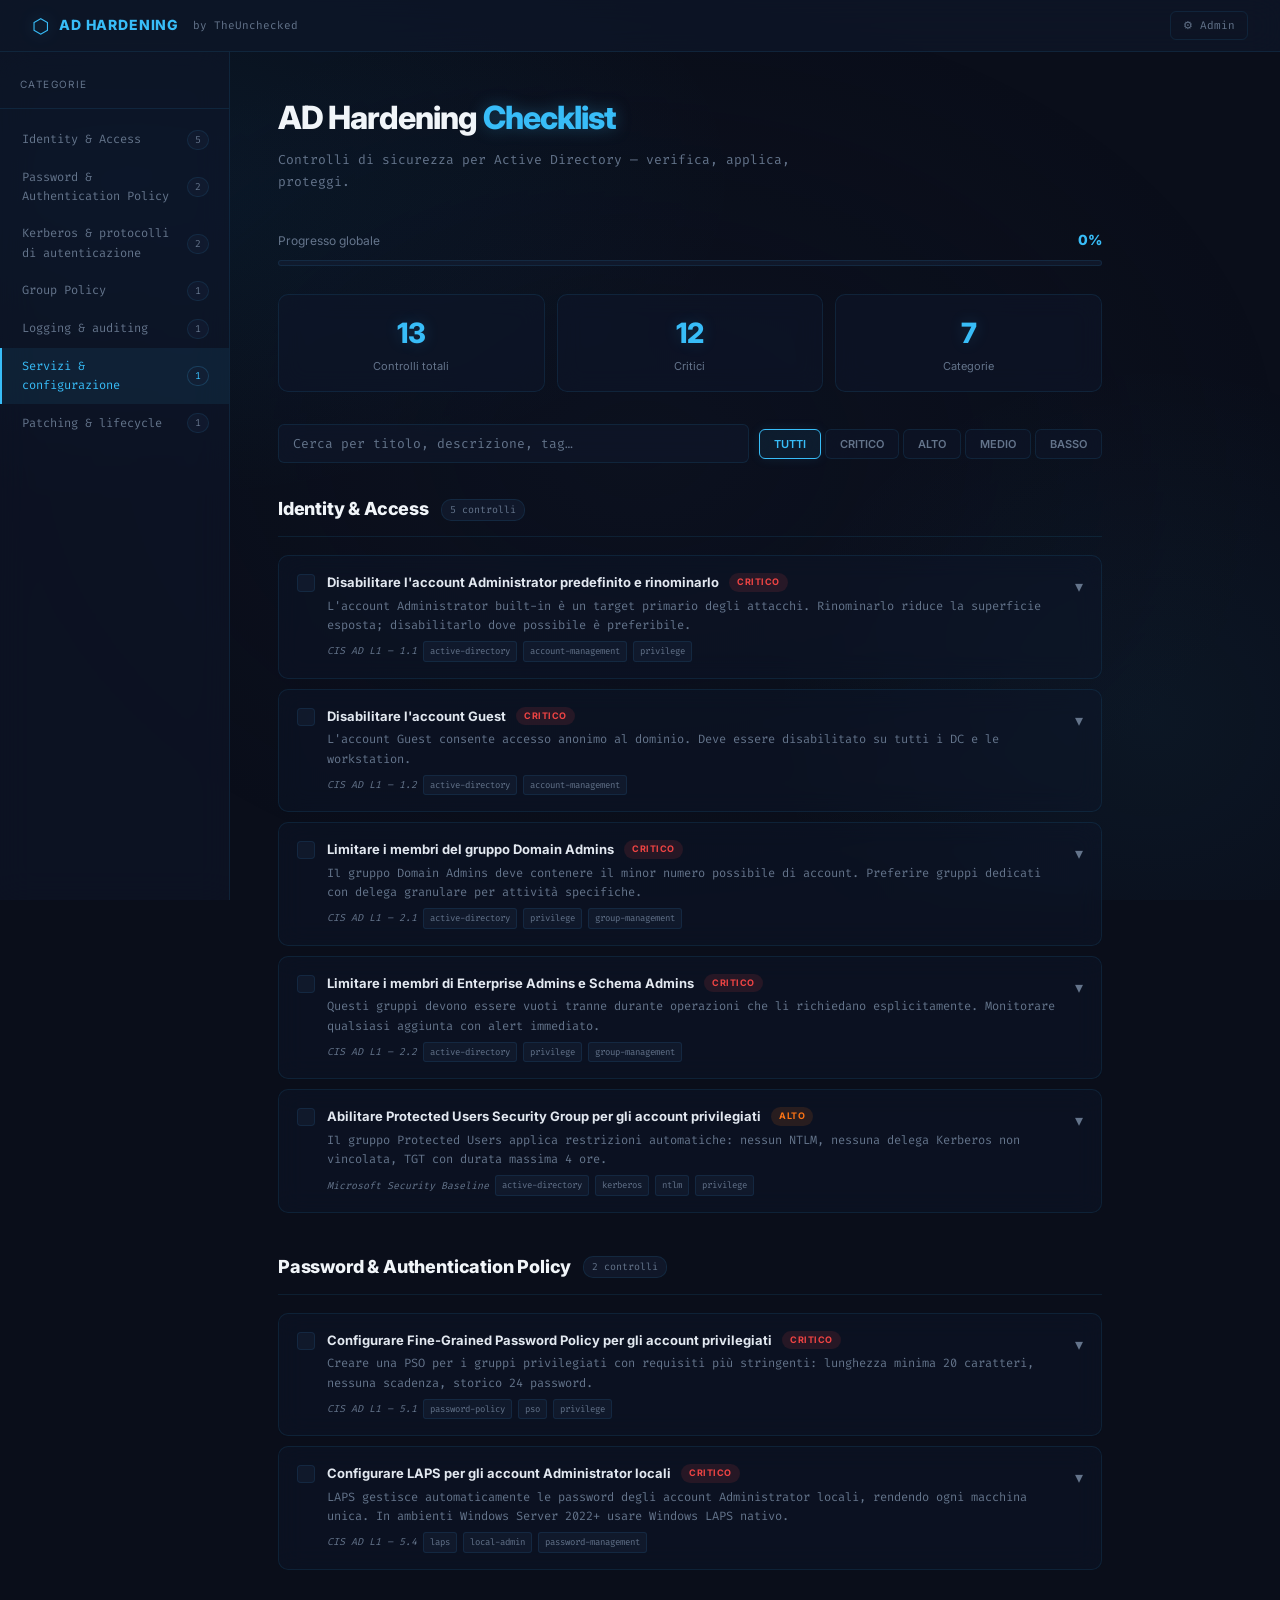
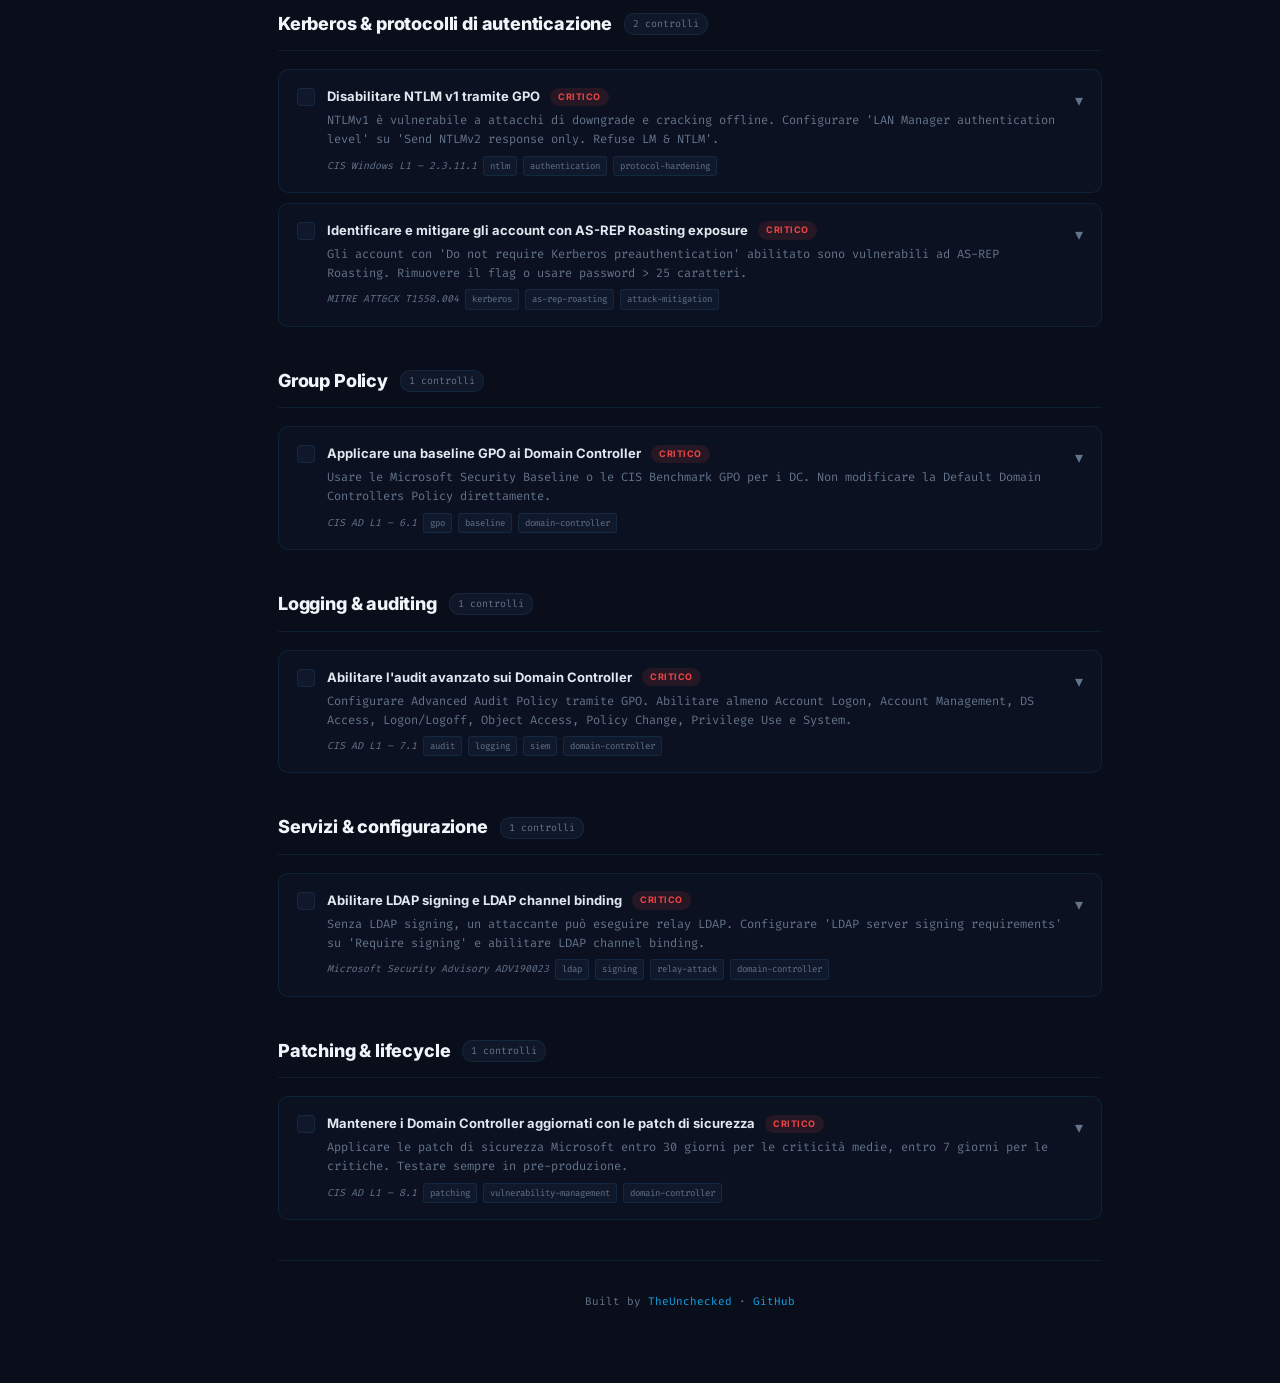
<file: index.html>
<!DOCTYPE html>
<html lang="it">
<head>
  <meta charset="UTF-8" />
  <meta name="viewport" content="width=device-width, initial-scale=1.0" />
  <title>AD Hardening — TheUnchecked</title>
  <link rel="preconnect" href="https://fonts.googleapis.com" />
  <link rel="preconnect" href="https://fonts.gstatic.com" crossorigin />
  <link href="https://fonts.googleapis.com/css2?family=Fira+Code:wght@400;600;700&family=Inter:wght@400;600;700;800&display=swap" rel="stylesheet" />
  <style>
    /* ══════════════════════════════════════════
       FROST OPS — AD Hardening Checklist
       Design: deep navy + glassmorphism + cyan
    ══════════════════════════════════════════ */
    :root {
      --bg:#0a0e1a;--glass:rgba(15,23,42,.55);--glass2:rgba(15,23,42,.7);
      --glass3:rgba(20,30,52,.6);--glass-card:rgba(15,23,42,.45);
      --border:rgba(56,189,248,.1);--border-hover:rgba(56,189,248,.25);
      --border-strong:rgba(56,189,248,.35);
      --accent:#38bdf8;--accent-dim:#0ea5e9;
      --accent-glow:rgba(56,189,248,.15);--accent-glow2:rgba(56,189,248,.08);
      --text:#cbd5e1;--text-bright:#e2e8f0;--text-muted:#64748b;--white:#f1f5f9;
      --critical:#ef4444;--high:#f97316;--medium:#eab308;--low:#22c55e;
      --mono:'Fira Code',monospace;--sans:'Inter',sans-serif;
      --radius:10px;--radius-sm:6px;--blur:blur(16px);--blur-sm:blur(12px);
    }
    *,*::before,*::after{box-sizing:border-box;margin:0;padding:0}
    html{scroll-behavior:smooth}
    body{background:var(--bg);color:var(--text);font-family:var(--mono);font-size:14px;line-height:1.6;min-height:100vh;overflow-x:hidden}

    /* ── BG MESH ── */
    body::before{content:'';position:fixed;inset:0;z-index:0;pointer-events:none;
      background:radial-gradient(ellipse 80% 60% at 10% 20%,rgba(14,165,233,.07) 0%,transparent 60%),
        radial-gradient(ellipse 60% 80% at 90% 80%,rgba(56,189,248,.05) 0%,transparent 50%),
        radial-gradient(ellipse 50% 50% at 50% 50%,rgba(15,23,42,.3) 0%,transparent 100%);
      animation:meshDrift 25s ease-in-out infinite alternate}
    @keyframes meshDrift{0%{opacity:1;transform:scale(1) translate(0,0)}50%{opacity:.85;transform:scale(1.05) translate(-1%,2%)}100%{opacity:1;transform:scale(1) translate(1%,-1%)}}

    /* ── SCROLLBAR ── */
    ::-webkit-scrollbar{width:6px}::-webkit-scrollbar-track{background:transparent}
    ::-webkit-scrollbar-thumb{background:rgba(56,189,248,.2);border-radius:3px}
    ::-webkit-scrollbar-thumb:hover{background:rgba(56,189,248,.35)}

    /* ── TOP BAR ── */
    .topbar{position:fixed;top:0;left:0;right:0;z-index:100;
      background:var(--glass2);backdrop-filter:var(--blur);-webkit-backdrop-filter:var(--blur);
      border-bottom:1px solid var(--border);padding:0 32px;height:52px;
      display:flex;align-items:center;justify-content:space-between}
    .topbar-logo{display:flex;align-items:center;gap:10px}
    .topbar-logo span:first-child{font-size:20px;color:var(--accent);filter:drop-shadow(0 0 8px rgba(56,189,248,.4))}
    .topbar-logo span:nth-child(2){font-family:var(--sans);font-weight:800;font-size:14px;color:var(--accent);text-transform:uppercase;letter-spacing:.06em}
    .topbar-logo span:nth-child(3){font-size:11px;color:var(--text-muted);margin-left:4px}
    .topbar-right{display:flex;align-items:center;gap:14px}
    .topbar-link{font-size:11px;color:var(--text-muted);text-decoration:none;border:1px solid var(--border);
      padding:5px 12px;border-radius:var(--radius-sm);transition:all .2s ease}
    .topbar-link:hover{color:var(--accent);border-color:var(--accent-dim)}

    /* ── LAYOUT ── */
    .layout{display:grid;grid-template-columns:230px 1fr;min-height:100vh;padding-top:52px;position:relative;z-index:1}

    /* ── SIDEBAR ── */
    .sidebar{background:var(--glass);backdrop-filter:var(--blur);-webkit-backdrop-filter:var(--blur);
      border-right:1px solid var(--border);padding:24px 0;position:sticky;top:52px;height:calc(100vh - 52px);overflow-y:auto}
    .sidebar-title{padding:0 20px 16px;font-family:var(--sans);font-size:10px;letter-spacing:.14em;
      text-transform:uppercase;color:var(--text-muted);border-bottom:1px solid var(--border);margin-bottom:12px}
    .sidebar a{display:flex;align-items:center;justify-content:space-between;
      padding:9px 20px;font-size:12px;color:var(--text-muted);text-decoration:none;
      border-left:2px solid transparent;transition:all .2s ease}
    .sidebar a:hover,.sidebar a.active{color:var(--accent);border-left-color:var(--accent);background:var(--accent-glow2)}
    .sidebar .cat-count{font-size:10px;background:var(--glass3);border:1px solid var(--border);
      padding:1px 7px;border-radius:10px;color:var(--text-muted);min-width:22px;text-align:center}
    .sidebar a.active .cat-count{color:var(--accent);border-color:rgba(56,189,248,.2)}

    /* ── MAIN ── */
    .main-content{padding:40px 48px;max-width:920px}

    /* ── HERO ── */
    .hero{margin-bottom:36px}
    .hero-title{font-family:var(--sans);font-size:32px;font-weight:800;color:var(--white);letter-spacing:-.03em;margin-bottom:6px}
    .hero-title span{color:var(--accent);filter:drop-shadow(0 0 8px rgba(56,189,248,.3))}
    .hero-sub{font-size:13px;color:var(--text-muted);margin-bottom:24px;max-width:560px;line-height:1.7}

    /* ── PROGRESS ── */
    .progress-wrap{margin-bottom:28px}
    .progress-info{display:flex;justify-content:space-between;align-items:center;margin-bottom:8px}
    .progress-label{font-family:var(--sans);font-size:12px;color:var(--text-muted)}
    .progress-pct{font-family:var(--sans);font-size:14px;font-weight:800;color:var(--accent)}
    .progress-bar{height:6px;background:var(--glass3);border-radius:3px;overflow:hidden;border:1px solid var(--border)}
    .progress-fill{height:100%;background:linear-gradient(90deg,var(--accent-dim),var(--accent));
      border-radius:3px;transition:width .4s ease;box-shadow:0 0 12px rgba(56,189,248,.3)}

    /* ── STATS ── */
    .stats-row{display:grid;grid-template-columns:repeat(3,1fr);gap:12px;margin-bottom:32px}
    .stat-card{background:var(--glass);backdrop-filter:var(--blur-sm);border:1px solid var(--border);
      border-radius:var(--radius);padding:16px;text-align:center;transition:border-color .2s}
    .stat-card:hover{border-color:var(--border-hover)}
    .stat-num{font-family:var(--sans);font-size:28px;font-weight:800;color:var(--accent);text-shadow:0 0 16px rgba(56,189,248,.2)}
    .stat-label{font-family:var(--sans);font-size:11px;color:var(--text-muted);margin-top:2px}

    /* ── FILTER BAR ── */
    .filter-bar{display:flex;flex-wrap:wrap;gap:10px;align-items:center;margin-bottom:32px}
    .search-input{flex:1;min-width:200px;background:var(--glass2);backdrop-filter:var(--blur-sm);
      border:1px solid var(--border);color:var(--text-bright);font-family:var(--mono);font-size:13px;
      padding:10px 14px;border-radius:var(--radius-sm);outline:none;transition:all .2s}
    .search-input:focus{border-color:var(--accent-dim);box-shadow:0 0 0 3px rgba(56,189,248,.12)}
    .search-input::placeholder{color:var(--text-muted)}
    .sev-filters{display:flex;gap:4px}
    .sev-btn{background:var(--glass);backdrop-filter:var(--blur-sm);border:1px solid var(--border);
      color:var(--text-muted);font-family:var(--sans);font-size:11px;font-weight:600;
      padding:7px 14px;border-radius:var(--radius-sm);cursor:pointer;transition:all .2s;text-transform:uppercase}
    .sev-btn:hover{border-color:var(--border-hover);color:var(--text)}
    .sev-btn.active{color:var(--accent);border-color:var(--accent);background:var(--accent-glow2);
      box-shadow:0 0 12px rgba(56,189,248,.1)}
    .sev-btn[data-sev="critical"].active{color:var(--critical);border-color:var(--critical);
      background:rgba(239,68,68,.08);box-shadow:0 0 12px rgba(239,68,68,.1)}
    .sev-btn[data-sev="high"].active{color:var(--high);border-color:var(--high);
      background:rgba(249,115,22,.08);box-shadow:0 0 12px rgba(249,115,22,.1)}
    .sev-btn[data-sev="medium"].active{color:var(--medium);border-color:var(--medium);
      background:rgba(234,179,8,.08);box-shadow:0 0 12px rgba(234,179,8,.1)}
    .sev-btn[data-sev="low"].active{color:var(--low);border-color:var(--low);
      background:rgba(34,197,94,.08);box-shadow:0 0 12px rgba(34,197,94,.1)}

    /* ── CATEGORY SECTIONS ── */
    .cat-section{margin-bottom:40px}
    .cat-heading{display:flex;align-items:center;gap:12px;margin-bottom:18px;padding-bottom:12px;border-bottom:1px solid var(--border)}
    .cat-name{font-family:var(--sans);font-size:18px;font-weight:800;color:var(--white);letter-spacing:-.01em}
    .cat-badge{font-size:10px;background:var(--glass3);border:1px solid var(--border);
      color:var(--text-muted);padding:2px 8px;border-radius:10px}

    /* ── ITEM CARDS ── */
    .item-card{background:var(--glass-card);backdrop-filter:var(--blur-sm);-webkit-backdrop-filter:var(--blur-sm);
      border:1px solid var(--border);border-radius:var(--radius);margin-bottom:10px;
      transition:all .2s ease;overflow:hidden}
    .item-card:hover{border-color:var(--border-hover);transform:translateY(-1px);
      box-shadow:0 4px 20px rgba(0,0,0,.2)}
    .item-card.checked{opacity:.55}
    .item-card.checked .item-title{text-decoration:line-through;color:var(--text-muted)}
    .item-header{display:flex;align-items:flex-start;gap:12px;padding:16px 18px;cursor:pointer;user-select:none}
    .item-check{flex-shrink:0;width:18px;height:18px;border:1px solid var(--border);border-radius:4px;
      background:var(--glass3);cursor:pointer;display:flex;align-items:center;justify-content:center;
      transition:all .2s;margin-top:2px;position:relative}
    .item-check:hover{border-color:var(--accent-dim)}
    .item-check.done{background:var(--accent);border-color:var(--accent)}
    .item-check.done::after{content:'✓';font-size:12px;color:#0a0e1a;font-weight:700}
    .item-body{flex:1;min-width:0}
    .item-title-row{display:flex;align-items:center;gap:10px;margin-bottom:4px;flex-wrap:wrap}
    .item-title{font-family:var(--sans);font-size:13px;font-weight:700;color:var(--text-bright);transition:color .2s}
    .badge{font-family:var(--sans);font-size:9px;font-weight:700;padding:2px 8px;border-radius:20px;text-transform:uppercase;letter-spacing:.06em;flex-shrink:0}
    .badge-critical{background:rgba(239,68,68,.12);color:var(--critical)}
    .badge-high{background:rgba(249,115,22,.12);color:var(--high)}
    .badge-medium{background:rgba(234,179,8,.12);color:var(--medium)}
    .badge-low{background:rgba(34,197,94,.12);color:var(--low)}
    .item-desc{font-size:12px;color:var(--text-muted);line-height:1.6;margin-bottom:6px}
    .item-meta{display:flex;flex-wrap:wrap;align-items:center;gap:6px}
    .item-ref{font-size:10px;color:var(--text-muted);font-style:italic}
    .tag{font-size:9px;background:var(--glass3);border:1px solid var(--border);
      color:var(--text-muted);padding:2px 6px;border-radius:3px}
    .item-expand{font-size:16px;color:var(--text-muted);flex-shrink:0;transition:transform .2s;margin-top:2px}
    .item-card.open .item-expand{transform:rotate(180deg);color:var(--accent)}

    /* ── DETAIL PANEL ── */
    .item-detail{max-height:0;overflow:hidden;transition:max-height .35s ease}
    .item-card.open .item-detail{max-height:2000px}
    .detail-inner{padding:0 18px 18px;border-top:1px solid var(--border);margin-top:0;padding-top:16px}
    .detail-section{margin-bottom:16px}
    .detail-section:last-child{margin-bottom:0}
    .detail-label{font-family:var(--sans);font-size:10px;font-weight:700;letter-spacing:.12em;
      text-transform:uppercase;color:var(--accent-dim);margin-bottom:8px}
    .code-block{position:relative;background:rgba(10,14,26,.6);border:1px solid var(--border);
      border-radius:var(--radius-sm);padding:14px 16px;margin-top:4px}
    .code-block pre{font-family:var(--mono);font-size:12px;line-height:1.7;color:var(--accent);
      white-space:pre-wrap;word-break:break-all}
    .code-copy{position:absolute;top:8px;right:8px;background:var(--glass3);border:1px solid var(--border);
      color:var(--text-muted);font-family:var(--mono);font-size:10px;padding:3px 8px;border-radius:4px;
      cursor:pointer;transition:all .2s}
    .code-copy:hover{color:var(--accent);border-color:var(--accent-dim)}
    .code-copy.copied{color:var(--accent);border-color:var(--accent)}
    .guid-text{font-size:12px;color:var(--text-muted);line-height:1.7}
    .guid-steps{list-style:none;display:flex;flex-direction:column;gap:4px}
    .guid-steps li{font-size:12px;color:var(--text-muted)}
    .related-tags{display:flex;flex-wrap:wrap;gap:6px}
    .related-tag{font-size:10px;color:var(--accent-dim);border:1px solid rgba(56,189,248,.15);
      padding:2px 8px;border-radius:4px;cursor:pointer;transition:all .2s}
    .related-tag:hover{border-color:var(--accent);color:var(--accent)}

    /* ── NO RESULTS ── */
    .no-results{text-align:center;padding:60px 20px;color:var(--text-muted);font-size:14px;display:none}
    .no-results span{font-size:32px;display:block;margin-bottom:12px}

    /* ── FOOTER ── */
    .footer{text-align:center;padding:32px 20px;font-size:11px;color:var(--text-muted);border-top:1px solid var(--border)}
    .footer a{color:var(--accent-dim);text-decoration:none;transition:color .2s}
    .footer a:hover{color:var(--accent)}

    /* ── RESPONSIVE ── */
    @media(max-width:768px){
      .layout{grid-template-columns:1fr}
      .sidebar{display:none}
      .main-content{padding:24px 16px}
      .stats-row{grid-template-columns:1fr 1fr}
      .topbar{padding:0 16px}
      .filter-bar{flex-direction:column}
      .sev-filters{flex-wrap:wrap}
    }
  </style>
</head>
<body>

<!-- TOP BAR -->
<header class="topbar">
  <div class="topbar-logo">
    <span>⬡</span>
    <span>AD Hardening</span>
    <span>by TheUnchecked</span>
  </div>
  <div class="topbar-right">
    <a href="admin.html" class="topbar-link">⚙ Admin</a>
  </div>
</header>

<div class="layout">

  <!-- SIDEBAR -->
  <nav class="sidebar" id="sidebar">
    <div class="sidebar-title">Categorie</div>
    <div id="sidebar-links"></div>
  </nav>

  <!-- MAIN -->
  <div class="main-content">

    <!-- HERO -->
    <div class="hero">
      <h1 class="hero-title">AD Hardening <span>Checklist</span></h1>
      <p class="hero-sub">Controlli di sicurezza per Active Directory — verifica, applica, proteggi.</p>
    </div>

    <!-- PROGRESS -->
    <div class="progress-wrap">
      <div class="progress-info">
        <span class="progress-label">Progresso globale</span>
        <span class="progress-pct" id="progress-pct">0%</span>
      </div>
      <div class="progress-bar">
        <div class="progress-fill" id="progress-fill" style="width:0%"></div>
      </div>
    </div>

    <!-- STATS -->
    <div class="stats-row">
      <div class="stat-card">
        <div class="stat-num" id="stat-total">0</div>
        <div class="stat-label">Controlli totali</div>
      </div>
      <div class="stat-card">
        <div class="stat-num" id="stat-critical">0</div>
        <div class="stat-label">Critici</div>
      </div>
      <div class="stat-card">
        <div class="stat-num" id="stat-cats">0</div>
        <div class="stat-label">Categorie</div>
      </div>
    </div>

    <!-- FILTER BAR -->
    <div class="filter-bar">
      <input type="text" class="search-input" id="search-input" placeholder="Cerca per titolo, descrizione, tag…" />
      <div class="sev-filters">
        <button class="sev-btn active" data-sev="all">Tutti</button>
        <button class="sev-btn" data-sev="critical">Critico</button>
        <button class="sev-btn" data-sev="high">Alto</button>
        <button class="sev-btn" data-sev="medium">Medio</button>
        <button class="sev-btn" data-sev="low">Basso</button>
      </div>
    </div>

    <!-- CHECKLIST CONTAINER -->
    <div id="checklist"></div>

    <!-- NO RESULTS -->
    <div class="no-results" id="no-results">
      <span>🔍</span>
      Nessun controllo trovato con i filtri attuali.
    </div>

    <!-- FOOTER -->
    <div class="footer">
      Built by <a href="https://github.com/TheUnchecked" target="_blank">TheUnchecked</a> · <a href="https://github.com/TheUnchecked/ad-hardening" target="_blank">GitHub</a>
    </div>

  </div>
</div>

<script>
/* ══════════════════════════════════════════
   AD HARDENING — FROST OPS JS
══════════════════════════════════════════ */

let DATA = null;
let currentSev = 'all';
let currentSearch = '';

/* ── LOAD JSON ── */
fetch('data/checklist.json')
  .then(r => r.json())
  .then(data => { DATA = data; init(); })
  .catch(err => {
    document.getElementById('checklist').innerHTML =
      '<div class="no-results" style="display:block"><span>⚠</span>Errore nel caricamento di checklist.json<br><small>' + err.message + '</small></div>';
  });

function escHtml(s) { return (s||'').replace(/&/g,'&amp;').replace(/</g,'&lt;').replace(/>/g,'&gt;'); }

function init() {
  renderSidebar();
  renderChecklist();
  updateStats();
  updateProgress();
  setupFilters();
  setupScrollSpy();
}

/* ── SIDEBAR ── */
function renderSidebar() {
  const el = document.getElementById('sidebar-links');
  el.innerHTML = DATA.categories.map(cat =>
    `<a href="#cat-${cat.id}" data-cat="${cat.id}">
      <span>${cat.name}</span>
      <span class="cat-count">${cat.items.length}</span>
    </a>`
  ).join('');
  el.querySelectorAll('a').forEach(a => {
    a.addEventListener('click', e => {
      e.preventDefault();
      const target = document.getElementById('cat-' + a.dataset.cat);
      if (target) target.scrollIntoView({ behavior: 'smooth', block: 'start' });
    });
  });
}

/* ── RENDER CHECKLIST ── */
function renderChecklist() {
  const container = document.getElementById('checklist');
  container.innerHTML = '';

  let visibleTotal = 0;

  DATA.categories.forEach(cat => {
    const filtered = cat.items.filter(item => {
      const matchSev = currentSev === 'all' || item.severity === currentSev;
      if (!matchSev) return false;
      if (!currentSearch) return true;
      const q = currentSearch.toLowerCase();
      const haystack = [item.title, item.description, item.ref, ...(item.tags||[])].join(' ').toLowerCase();
      return haystack.includes(q);
    });

    if (filtered.length === 0) return;
    visibleTotal += filtered.length;

    const section = document.createElement('div');
    section.className = 'cat-section';
    section.id = 'cat-' + cat.id;

    section.innerHTML = `
      <div class="cat-heading">
        <span class="cat-name">${escHtml(cat.name)}</span>
        <span class="cat-badge">${filtered.length} controlli</span>
      </div>
    `;

    filtered.forEach(item => {
      const isChecked = localStorage.getItem('adh-checked-' + item.id) === '1';
      const card = document.createElement('div');
      card.className = 'item-card' + (isChecked ? ' checked' : '');
      card.dataset.id = item.id;

      const tags = (item.tags||[]).map(t => `<span class="tag">${escHtml(t)}</span>`).join('');
      const ref = item.ref ? `<span class="item-ref">${escHtml(item.ref)}</span>` : '';

      let detailHtml = '';

      /* Command quick */
      if (item.command_quick) {
        detailHtml += `
          <div class="detail-section">
            <div class="detail-label">⚡ Comando rapido</div>
            <div class="code-block">
              <button class="code-copy" onclick="copyCode(this)">Copia</button>
              <pre>${escHtml(item.command_quick)}</pre>
            </div>
          </div>`;
      }

      /* Command full */
      if (item.command_full) {
        detailHtml += `
          <div class="detail-section">
            <div class="detail-label">📋 Comando completo</div>
            <div class="code-block">
              <button class="code-copy" onclick="copyCode(this)">Copia</button>
              <pre>${escHtml(item.command_full)}</pre>
            </div>
          </div>`;
      }

      /* Guidance */
      if (item.guidance) {
        const g = item.guidance;
        if (g.exposure) {
          detailHtml += `<div class="detail-section"><div class="detail-label">☠ Real-World Exposure</div><p class="guid-text">${escHtml(g.exposure)}</p></div>`;
        }
        if (g.execution && g.execution.length) {
          detailHtml += `<div class="detail-section"><div class="detail-label">⚙ Practical Execution</div><ul class="guid-steps">${g.execution.map((s,i)=>`<li>${i+1}. ${escHtml(s)}</li>`).join('')}</ul></div>`;
        }
        if (g.verification) {
          detailHtml += `<div class="detail-section"><div class="detail-label">✔ Verification</div><div class="code-block"><button class="code-copy" onclick="copyCode(this)">Copia</button><pre>${escHtml(g.verification)}</pre></div></div>`;
        }
        if (g.considerations) {
          detailHtml += `<div class="detail-section"><div class="detail-label">⚠ Considerations</div><p class="guid-text">${escHtml(g.considerations)}</p></div>`;
        }
        if (g.signals) {
          detailHtml += `<div class="detail-section"><div class="detail-label">◎ Operational Signals</div><div class="code-block"><button class="code-copy" onclick="copyCode(this)">Copia</button><pre>${escHtml(g.signals)}</pre></div></div>`;
        }
        if (g.related && g.related.length) {
          detailHtml += `<div class="detail-section"><div class="detail-label">⇢ Related Items</div><div class="related-tags">${g.related.map(r=>`<span class="related-tag" onclick="jumpToItem('${r}')">${r}</span>`).join('')}</div></div>`;
        }
      }

      card.innerHTML = `
        <div class="item-header">
          <div class="item-check ${isChecked?'done':''}" onclick="toggleCheck(event,'${item.id}')"></div>
          <div class="item-body" onclick="toggleCard(this.closest('.item-card'))">
            <div class="item-title-row">
              <span class="item-title">${escHtml(item.title)}</span>
              <span class="badge badge-${item.severity}">${({critical:'Critico',high:'Alto',medium:'Medio',low:'Basso'})[item.severity]||item.severity}</span>
            </div>
            <div class="item-desc">${escHtml(item.description)}</div>
            <div class="item-meta">${ref}${tags}</div>
          </div>
          <div class="item-expand" onclick="toggleCard(this.closest('.item-card'))">▾</div>
        </div>
        ${detailHtml ? `<div class="item-detail"><div class="detail-inner">${detailHtml}</div></div>` : ''}
      `;

      section.appendChild(card);
    });

    container.appendChild(section);
  });

  document.getElementById('no-results').style.display = visibleTotal === 0 ? 'block' : 'none';
}

/* ── TOGGLE CARD ── */
function toggleCard(card) {
  card.classList.toggle('open');
}

/* ── TOGGLE CHECK ── */
function toggleCheck(e, id) {
  e.stopPropagation();
  const card = e.target.closest('.item-card');
  const check = card.querySelector('.item-check');
  const done = !check.classList.contains('done');
  check.classList.toggle('done', done);
  card.classList.toggle('checked', done);
  localStorage.setItem('adh-checked-' + id, done ? '1' : '0');
  updateProgress();
}

/* ── COPY CODE ── */
function copyCode(btn) {
  const pre = btn.parentElement.querySelector('pre');
  navigator.clipboard.writeText(pre.textContent).then(() => {
    btn.textContent = '✓'; btn.classList.add('copied');
    setTimeout(() => { btn.textContent = 'Copia'; btn.classList.remove('copied'); }, 2000);
  });
}

/* ── JUMP TO ITEM ── */
function jumpToItem(id) {
  const card = document.querySelector(`.item-card[data-id="${id}"]`);
  if (card) {
    card.scrollIntoView({ behavior: 'smooth', block: 'center' });
    card.style.borderColor = 'var(--accent)';
    setTimeout(() => card.style.borderColor = '', 1500);
  }
}

/* ── STATS ── */
function updateStats() {
  let total = 0, crit = 0;
  DATA.categories.forEach(c => {
    c.items.forEach(i => { total++; if (i.severity === 'critical') crit++; });
  });
  document.getElementById('stat-total').textContent = total;
  document.getElementById('stat-critical').textContent = crit;
  document.getElementById('stat-cats').textContent = DATA.categories.length;
}

/* ── PROGRESS ── */
function updateProgress() {
  let total = 0, checked = 0;
  DATA.categories.forEach(c => c.items.forEach(i => {
    total++;
    if (localStorage.getItem('adh-checked-' + i.id) === '1') checked++;
  }));
  const pct = total ? Math.round((checked / total) * 100) : 0;
  document.getElementById('progress-pct').textContent = pct + '%';
  document.getElementById('progress-fill').style.width = pct + '%';
}

/* ── FILTERS ── */
function setupFilters() {
  /* severity buttons */
  document.querySelectorAll('.sev-btn').forEach(btn => {
    btn.addEventListener('click', () => {
      document.querySelectorAll('.sev-btn').forEach(b => b.classList.remove('active'));
      btn.classList.add('active');
      currentSev = btn.dataset.sev;
      renderChecklist();
    });
  });

  /* search */
  let debounce;
  document.getElementById('search-input').addEventListener('input', e => {
    clearTimeout(debounce);
    debounce = setTimeout(() => {
      currentSearch = e.target.value.trim();
      renderChecklist();
    }, 300);
  });
}

/* ── SCROLL SPY ── */
function setupScrollSpy() {
  const observer = new IntersectionObserver(entries => {
    entries.forEach(entry => {
      if (entry.isIntersecting) {
        const id = entry.target.id.replace('cat-', '');
        document.querySelectorAll('#sidebar-links a').forEach(a => {
          a.classList.toggle('active', a.dataset.cat === id);
        });
      }
    });
  }, { rootMargin: '-80px 0px -60% 0px', threshold: 0 });

  setTimeout(() => {
    document.querySelectorAll('.cat-section').forEach(s => observer.observe(s));
  }, 100);
}
</script>
</body>
</html>
</file>
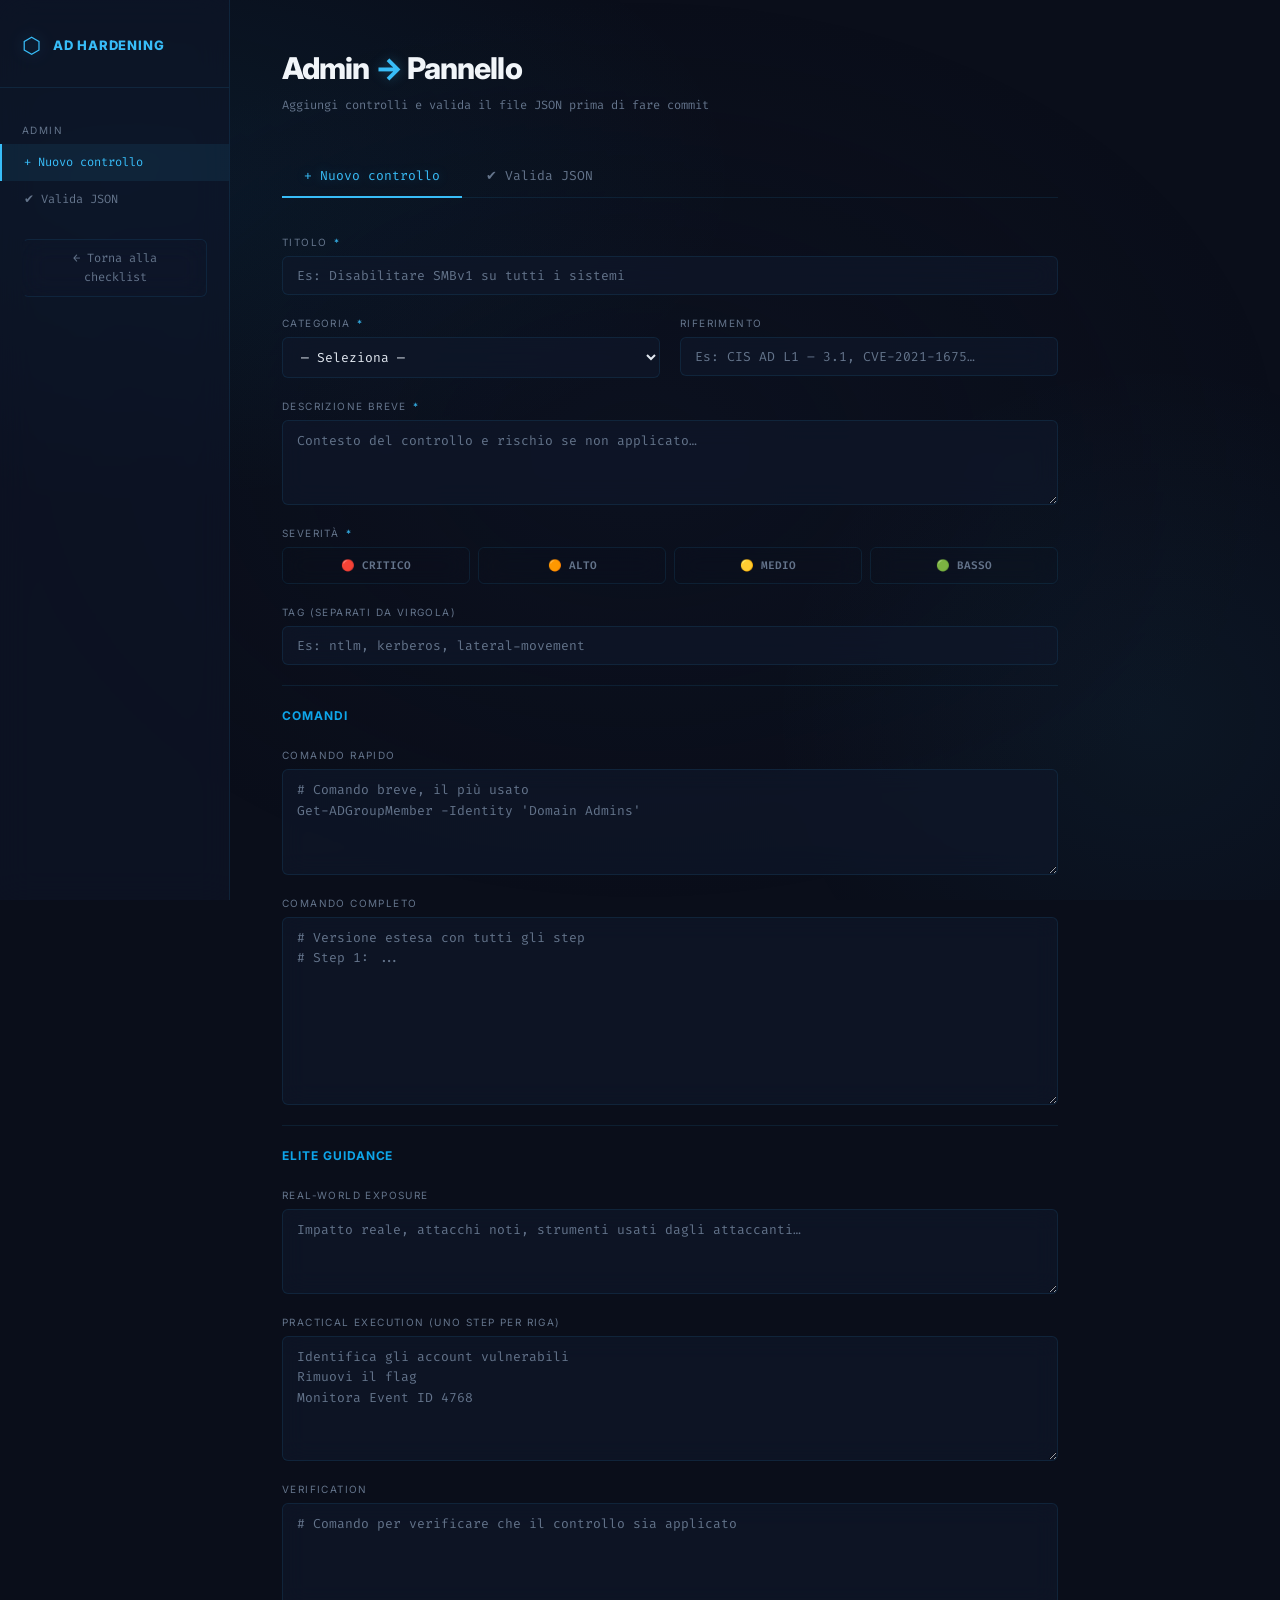
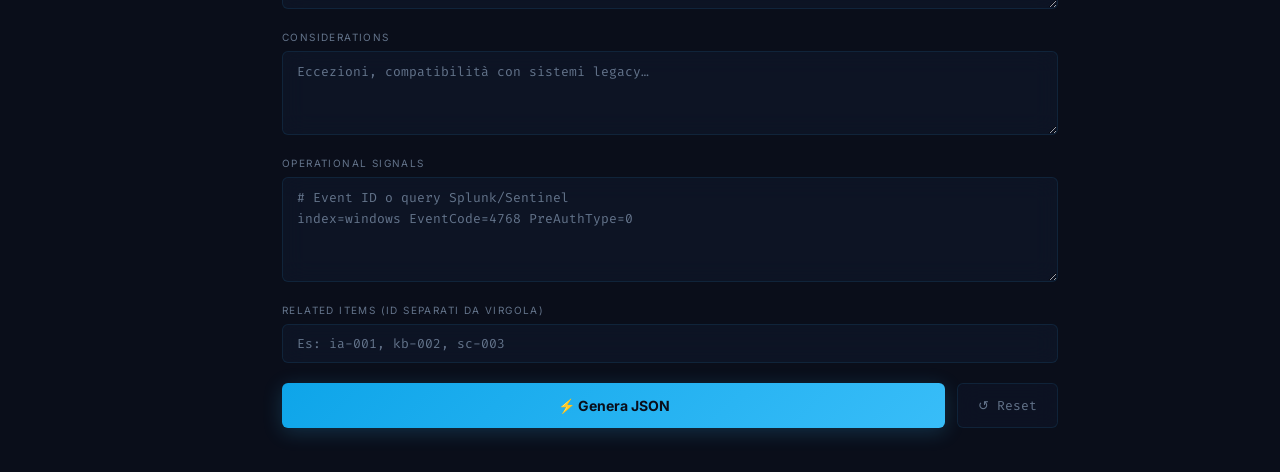
<file: admin.html>
<!DOCTYPE html>
<html lang="it">
<head>
  <meta charset="UTF-8" />
  <meta name="viewport" content="width=device-width, initial-scale=1.0" />
  <title>Admin — AD Hardening</title>
  <link rel="preconnect" href="https://fonts.googleapis.com" />
  <link rel="preconnect" href="https://fonts.gstatic.com" crossorigin />
  <link href="https://fonts.googleapis.com/css2?family=Fira+Code:wght@400;600;700&family=Inter:wght@400;600;700;800&display=swap" rel="stylesheet" />
  <style>
    /* ══════════════════════════════════════════
       FROST OPS — AD Hardening Admin
       Design: deep navy + glassmorphism + cyan
    ══════════════════════════════════════════ */
    :root {
      --bg: #0a0e1a;
      --bg-grad1: #0f1629;
      --bg-grad2: #0a1628;
      --glass: rgba(15, 23, 42, 0.55);
      --glass2: rgba(15, 23, 42, 0.7);
      --glass3: rgba(20, 30, 52, 0.6);
      --border: rgba(56, 189, 248, 0.1);
      --border-hover: rgba(56, 189, 248, 0.25);
      --border-strong: rgba(56, 189, 248, 0.35);
      --accent: #38bdf8;
      --accent-dim: #0ea5e9;
      --accent-glow: rgba(56, 189, 248, 0.15);
      --accent-glow2: rgba(56, 189, 248, 0.08);
      --text: #cbd5e1;
      --text-bright: #e2e8f0;
      --text-muted: #64748b;
      --white: #f1f5f9;
      --critical: #ef4444;
      --high: #f97316;
      --medium: #eab308;
      --low: #22c55e;
      --ok: #22c55e;
      --error: #ef4444;
      --mono: 'Fira Code', monospace;
      --sans: 'Inter', sans-serif;
      --radius: 10px;
      --radius-sm: 6px;
      --blur: blur(16px);
      --blur-sm: blur(12px);
    }

    *, *::before, *::after { box-sizing: border-box; margin: 0; padding: 0 }
    html { scroll-behavior: smooth }

    body {
      background: var(--bg);
      color: var(--text);
      font-family: var(--mono);
      font-size: 14px;
      line-height: 1.6;
      min-height: 100vh;
      overflow-x: hidden;
    }

    /* ── ANIMATED BG MESH ── */
    body::before {
      content: '';
      position: fixed; inset: 0; z-index: 0; pointer-events: none;
      background:
        radial-gradient(ellipse 80% 60% at 10% 20%, rgba(14,165,233,0.07) 0%, transparent 60%),
        radial-gradient(ellipse 60% 80% at 90% 80%, rgba(56,189,248,0.05) 0%, transparent 50%),
        radial-gradient(ellipse 50% 50% at 50% 50%, rgba(15,23,42,0.3) 0%, transparent 100%);
      animation: meshDrift 25s ease-in-out infinite alternate;
    }
    @keyframes meshDrift {
      0%   { opacity: 1; transform: scale(1) translate(0, 0) }
      50%  { opacity: .85; transform: scale(1.05) translate(-1%, 2%) }
      100% { opacity: 1; transform: scale(1) translate(1%, -1%) }
    }

    /* ── SCROLLBAR ── */
    ::-webkit-scrollbar { width: 6px }
    ::-webkit-scrollbar-track { background: transparent }
    ::-webkit-scrollbar-thumb { background: rgba(56,189,248,0.2); border-radius: 3px }
    ::-webkit-scrollbar-thumb:hover { background: rgba(56,189,248,0.35) }

    /* ── LAYOUT ── */
    .layout { display: grid; grid-template-columns: 230px 1fr; min-height: 100vh; position: relative; z-index: 1 }

    /* ── SIDENAV ── */
    .sidenav {
      background: var(--glass);
      backdrop-filter: var(--blur);
      -webkit-backdrop-filter: var(--blur);
      border-right: 1px solid var(--border);
      padding: 28px 0;
      position: sticky; top: 0; height: 100vh;
      overflow-y: auto;
      z-index: 10;
    }
    .sidenav-logo {
      display: flex; align-items: center; gap: 12px;
      padding: 0 22px 24px;
      border-bottom: 1px solid var(--border);
      margin-bottom: 20px;
    }
    .sidenav-logo span:first-child {
      font-size: 22px; color: var(--accent);
      filter: drop-shadow(0 0 8px rgba(56,189,248,0.4));
    }
    .sidenav-logo span:last-child {
      font-family: var(--sans); font-weight: 800; font-size: 13px;
      color: var(--accent); text-transform: uppercase; letter-spacing: .06em;
    }
    .sidenav-section {
      padding: 14px 22px 6px;
      font-family: var(--sans); font-size: 10px; letter-spacing: .14em;
      text-transform: uppercase; color: var(--text-muted);
    }
    .sidenav a {
      display: flex; align-items: center; gap: 8px;
      padding: 9px 22px;
      font-size: 12px; color: var(--text-muted);
      text-decoration: none;
      border-left: 2px solid transparent;
      transition: all .2s ease;
    }
    .sidenav a:hover, .sidenav a.active {
      color: var(--accent);
      border-left-color: var(--accent);
      background: var(--accent-glow2);
    }
    .sidenav-back {
      margin: 20px 22px 0; display: block;
      font-size: 11px; color: var(--text-muted); text-decoration: none;
      border: 1px solid var(--border); padding: 8px 14px;
      border-radius: var(--radius-sm); text-align: center;
      transition: all .2s ease;
      backdrop-filter: var(--blur-sm);
    }
    .sidenav-back:hover {
      color: var(--accent); border-color: var(--accent-dim);
      box-shadow: 0 0 12px rgba(56,189,248,0.1);
    }

    /* ── MAIN ── */
    .main { padding: 44px 52px; max-width: 880px }

    .page-title {
      font-family: var(--sans); font-size: 30px; font-weight: 800;
      color: var(--white); letter-spacing: -.03em; margin-bottom: 4px;
    }
    .page-title span { color: var(--accent); filter: drop-shadow(0 0 6px rgba(56,189,248,0.3)) }
    .page-sub { font-size: 12px; color: var(--text-muted); margin-bottom: 40px }

    /* ── TABS ── */
    .tabs {
      display: flex; gap: 2px; margin-bottom: 36px;
      border-bottom: 1px solid var(--border);
    }
    .tab-btn {
      background: none; border: none;
      border-bottom: 2px solid transparent;
      color: var(--text-muted);
      font-family: var(--mono); font-size: 13px;
      padding: 12px 22px; cursor: pointer;
      transition: all .2s ease; margin-bottom: -1px;
    }
    .tab-btn:hover { color: var(--text-bright) }
    .tab-btn.active {
      color: var(--accent);
      border-bottom-color: var(--accent);
      text-shadow: 0 0 12px rgba(56,189,248,0.3);
    }
    .tab-panel { display: none }
    .tab-panel.active { display: block }

    /* ── FORM ── */
    .form-grid {
      display: grid; grid-template-columns: 1fr 1fr;
      gap: 20px; margin-bottom: 20px;
    }
    .col-full { grid-column: 1 / -1 }
    .form-group { display: flex; flex-direction: column; gap: 6px }
    .form-label {
      font-family: var(--sans); font-size: 10px; letter-spacing: .14em;
      text-transform: uppercase; color: var(--text-muted);
    }
    .form-label .req { color: var(--accent); margin-left: 2px }
    .form-hint { font-size: 10px; color: var(--text-muted); margin-top: 3px }

    input[type=text], textarea, select {
      background: var(--glass2);
      backdrop-filter: var(--blur-sm);
      -webkit-backdrop-filter: var(--blur-sm);
      border: 1px solid var(--border);
      color: var(--text-bright);
      font-family: var(--mono); font-size: 13px;
      padding: 10px 14px;
      border-radius: var(--radius-sm);
      outline: none;
      transition: all .2s ease;
      width: 100%;
    }
    input:focus, textarea:focus, select:focus {
      border-color: var(--accent-dim);
      box-shadow: 0 0 0 3px rgba(56,189,248,0.12), 0 0 20px rgba(56,189,248,0.06);
    }
    input::placeholder, textarea::placeholder { color: var(--text-muted) }
    textarea { resize: vertical; line-height: 1.6 }
    select { cursor: pointer }
    select option { background: #0f172a; color: var(--text) }

    .sep {
      font-family: var(--sans); font-size: 12px; font-weight: 700;
      color: var(--accent-dim); letter-spacing: .08em; text-transform: uppercase;
      border-top: 1px solid var(--border);
      padding-top: 20px; margin-bottom: 2px; grid-column: 1 / -1;
    }

    /* ── SEVERITÀ ── */
    .sev-group { display: grid; grid-template-columns: repeat(4, 1fr); gap: 8px }
    .sev-radio { display: none }
    .sev-label {
      display: flex; align-items: center; justify-content: center;
      padding: 9px 6px;
      border: 1px solid var(--border); border-radius: var(--radius-sm);
      font-size: 11px; font-weight: 600; text-transform: uppercase;
      cursor: pointer; color: var(--text-muted);
      transition: all .2s ease;
      backdrop-filter: var(--blur-sm);
    }
    .sev-label:hover { border-color: var(--border-hover) }
    #sev-critical:checked + .sev-label {
      background: rgba(239,68,68,0.15); border-color: var(--critical);
      color: var(--critical); box-shadow: 0 0 16px rgba(239,68,68,0.15);
    }
    #sev-high:checked + .sev-label {
      background: rgba(249,115,22,0.15); border-color: var(--high);
      color: var(--high); box-shadow: 0 0 16px rgba(249,115,22,0.15);
    }
    #sev-medium:checked + .sev-label {
      background: rgba(234,179,8,0.15); border-color: var(--medium);
      color: var(--medium); box-shadow: 0 0 16px rgba(234,179,8,0.15);
    }
    #sev-low:checked + .sev-label {
      background: rgba(34,197,94,0.15); border-color: var(--low);
      color: var(--low); box-shadow: 0 0 16px rgba(34,197,94,0.15);
    }

    /* ── BOTTONI ── */
    .btn-row { display: flex; gap: 12px; margin-top: 6px }
    .btn-primary {
      flex: 1;
      background: linear-gradient(135deg, var(--accent-dim), var(--accent));
      border: none; color: #0a0e1a;
      font-family: var(--sans); font-weight: 700; font-size: 14px;
      padding: 13px; border-radius: var(--radius-sm); cursor: pointer;
      transition: all .2s ease;
      box-shadow: 0 4px 20px rgba(56,189,248,0.2);
    }
    .btn-primary:hover {
      transform: translateY(-1px);
      box-shadow: 0 6px 28px rgba(56,189,248,0.3);
    }
    .btn-primary:active { transform: translateY(0) }
    .btn-secondary {
      background: var(--glass);
      backdrop-filter: var(--blur-sm);
      border: 1px solid var(--border); color: var(--text-muted);
      font-family: var(--mono); font-size: 13px;
      padding: 13px 20px; border-radius: var(--radius-sm);
      cursor: pointer; transition: all .2s ease;
    }
    .btn-secondary:hover {
      border-color: var(--accent-dim); color: var(--accent);
      box-shadow: 0 0 12px rgba(56,189,248,0.08);
    }

    .err { font-size: 11px; color: var(--critical); display: none }
    .err.show { display: block }

    /* ── OUTPUT JSON ── */
    .output-wrap { display: none; margin-top: 32px }
    .output-wrap.show { display: block }

    .panel {
      background: var(--glass);
      backdrop-filter: var(--blur);
      -webkit-backdrop-filter: var(--blur);
      border: 1px solid var(--border);
      border-radius: var(--radius); overflow: hidden;
      margin-bottom: 18px;
      transition: border-color .2s ease;
    }
    .panel:hover { border-color: var(--border-hover) }
    .panel-hdr {
      display: flex; align-items: center; justify-content: space-between;
      padding: 12px 18px;
      border-bottom: 1px solid var(--border);
      background: var(--glass3);
    }
    .panel-title {
      font-family: var(--sans); font-size: 10px; letter-spacing: .14em;
      text-transform: uppercase; color: var(--text-muted);
    }
    .btn-copy {
      background: none; border: 1px solid var(--border);
      color: var(--text-muted); font-family: var(--mono); font-size: 11px;
      padding: 4px 12px; border-radius: var(--radius-sm);
      cursor: pointer; transition: all .2s ease;
    }
    .btn-copy:hover { border-color: var(--accent-dim); color: var(--accent) }
    .btn-copy.copied {
      border-color: var(--accent); color: var(--accent);
      box-shadow: 0 0 8px rgba(56,189,248,0.15);
    }
    .panel-body { padding: 18px }
    .panel-body pre {
      font-family: var(--mono); font-size: 12px; line-height: 1.8;
      color: var(--text); white-space: pre-wrap; word-break: break-word;
    }

    /* ── ANTEPRIMA CARD ── */
    .preview-card {
      background: var(--glass);
      backdrop-filter: var(--blur);
      -webkit-backdrop-filter: var(--blur);
      border: 1px solid var(--border);
      border-radius: var(--radius); overflow: hidden;
      margin-bottom: 18px;
      transition: border-color .2s ease;
    }
    .preview-card:hover { border-color: var(--border-hover) }
    .preview-card-hdr { padding: 18px 20px; border-bottom: 1px solid var(--border) }
    .preview-card-title {
      font-family: var(--sans); font-size: 14px; font-weight: 700;
      color: var(--white); margin-bottom: 6px;
    }
    .preview-card-desc {
      font-size: 12px; color: var(--text-muted);
      margin-bottom: 12px; line-height: 1.7;
    }
    .preview-card-meta { display: flex; align-items: center; gap: 12px; margin-bottom: 8px }
    .preview-card-tags { display: flex; flex-wrap: wrap; gap: 6px; margin-top: 8px }
    .tag {
      font-size: 10px;
      background: var(--glass3); border: 1px solid var(--border);
      color: var(--text-muted); padding: 3px 8px; border-radius: 4px;
    }
    .badge {
      font-family: var(--sans); font-size: 10px; font-weight: 700;
      padding: 3px 10px; border-radius: 20px;
      text-transform: uppercase; letter-spacing: .06em;
    }
    .badge-critical { background: rgba(239,68,68,0.12); color: var(--critical) }
    .badge-high     { background: rgba(249,115,22,0.12); color: var(--high) }
    .badge-medium   { background: rgba(234,179,8,0.12);  color: var(--medium) }
    .badge-low      { background: rgba(34,197,94,0.12);  color: var(--low) }
    .preview-ref { font-size: 11px; color: var(--text-muted); font-style: italic }
    .preview-cmd {
      border-top: 1px solid var(--border);
      background: var(--glass3); padding: 14px 20px;
    }
    .cmd-label {
      font-family: var(--sans); font-size: 10px; letter-spacing: .12em;
      text-transform: uppercase; color: var(--text-muted); margin-bottom: 8px;
    }
    .cmd-pre {
      font-family: var(--mono); font-size: 12px; line-height: 1.7;
      color: var(--accent); white-space: pre-wrap; word-break: break-all;
    }
    .preview-guid {
      border-top: 1px solid var(--border);
      background: rgba(10,14,26,0.6); padding: 16px 20px;
    }
    .guid-title {
      font-family: var(--sans); font-size: 11px; font-weight: 700;
      letter-spacing: .1em; text-transform: uppercase;
      color: var(--accent-dim); margin-bottom: 8px; margin-top: 14px;
    }
    .guid-title:first-child { margin-top: 0 }
    .guid-text { font-size: 12px; color: var(--text-muted); line-height: 1.7 }
    .guid-steps { list-style: none; display: flex; flex-direction: column; gap: 4px }
    .guid-steps li { font-size: 12px; color: var(--text-muted) }

    /* ── ISTRUZIONI ── */
    .instructions {
      background: var(--glass);
      backdrop-filter: var(--blur-sm);
      border: 1px solid var(--border);
      border-left: 3px solid var(--accent-dim);
      border-radius: var(--radius-sm);
      padding: 16px 20px;
    }
    .instructions p { font-size: 12px; color: var(--text-muted); margin-bottom: 6px }
    .instructions p:last-child { margin-bottom: 0 }
    .instructions strong { color: var(--text-bright) }
    .instructions code {
      background: var(--glass3); padding: 2px 6px;
      border-radius: 3px; font-size: 11px; color: var(--accent);
    }

    /* ── VALIDATORE ── */
    .validator-wrap { display: flex; flex-direction: column; gap: 18px }
    .validator-status {
      display: flex; align-items: center; gap: 12px;
      padding: 14px 18px; border-radius: var(--radius-sm);
      font-family: var(--sans); font-size: 13px; font-weight: 600;
      border: 1px solid var(--border);
      background: var(--glass);
      backdrop-filter: var(--blur-sm);
    }
    .validator-status.ok {
      border-color: var(--ok); color: var(--ok);
      background: rgba(34,197,94,0.06);
      box-shadow: 0 0 16px rgba(34,197,94,0.08);
    }
    .validator-status.error {
      border-color: var(--error); color: var(--error);
      background: rgba(239,68,68,0.06);
      box-shadow: 0 0 16px rgba(239,68,68,0.08);
    }
    .validator-status.idle { color: var(--text-muted) }
    .status-dot {
      width: 8px; height: 8px; border-radius: 50%;
      background: currentColor; flex-shrink: 0;
    }
    .error-detail {
      font-size: 12px; color: var(--critical);
      background: rgba(239,68,68,0.05);
      border: 1px solid rgba(239,68,68,0.15);
      border-radius: var(--radius-sm);
      padding: 12px 16px; font-family: var(--mono);
    }
    .error-detail.hidden { display: none }
    .json-stats { display: grid; grid-template-columns: repeat(3, 1fr); gap: 12px }
    .stat-card {
      background: var(--glass);
      backdrop-filter: var(--blur-sm);
      border: 1px solid var(--border);
      border-radius: var(--radius); padding: 16px 18px;
      text-align: center;
      transition: border-color .2s ease;
    }
    .stat-card:hover { border-color: var(--border-hover) }
    .stat-num {
      font-family: var(--sans); font-size: 32px; font-weight: 800;
      color: var(--accent);
      text-shadow: 0 0 20px rgba(56,189,248,0.25);
    }
    .stat-label {
      font-family: var(--sans); font-size: 11px;
      color: var(--text-muted); margin-top: 4px;
    }
    .json-textarea { min-height: 300px; font-size: 12px; line-height: 1.7 }

    /* ── RESPONSIVE ── */
    @media (max-width: 768px) {
      .layout { grid-template-columns: 1fr }
      .sidenav { display: none }
      .main { padding: 24px 20px }
      .form-grid { grid-template-columns: 1fr }
      .col-full { grid-column: 1 }
      .json-stats { grid-template-columns: 1fr 1fr }
    }
  </style>
</head>
<body>
<div class="layout">

  <!-- SIDENAV -->
  <nav class="sidenav">
    <div class="sidenav-logo">
      <span>⬡</span>
      <span>AD Hardening</span>
    </div>
    <div class="sidenav-section">Admin</div>
    <a href="#tab-form"    class="active" onclick="switchTab('form',this)">+ Nuovo controllo</a>
    <a href="#tab-validator" onclick="switchTab('validator',this)">✔ Valida JSON</a>
    <a href="index.html" class="sidenav-back">← Torna alla checklist</a>
  </nav>

  <!-- MAIN -->
  <div class="main">
    <div class="page-title">Admin <span>→</span> Pannello</div>
    <p class="page-sub">Aggiungi controlli e valida il file JSON prima di fare commit</p>

    <!-- TABS -->
    <div class="tabs">
      <button class="tab-btn active" onclick="switchTab('form',this)">+ Nuovo controllo</button>
      <button class="tab-btn"        onclick="switchTab('validator',this)">✔ Valida JSON</button>
    </div>

    <!-- ══════════════════════════════════════════
         TAB 1 — FORM
    ══════════════════════════════════════════ -->
    <div class="tab-panel active" id="tab-form">

      <div class="form-grid">

        <div class="form-group col-full">
          <label class="form-label">Titolo <span class="req">*</span></label>
          <input type="text" id="f-title" placeholder="Es: Disabilitare SMBv1 su tutti i sistemi" maxlength="120" />
          <span class="err" id="err-title">Campo obbligatorio</span>
        </div>

        <div class="form-group">
          <label class="form-label">Categoria <span class="req">*</span></label>
          <select id="f-category">
            <option value="">— Seleziona —</option>
            <option value="identity-access">Identity & Access</option>
            <option value="password-auth">Password & Authentication Policy</option>
            <option value="kerberos">Kerberos & protocolli di autenticazione</option>
            <option value="group-policy">Group Policy</option>
            <option value="logging-audit">Logging & auditing</option>
            <option value="services-config">Servizi & configurazione</option>
            <option value="patching">Patching & lifecycle</option>
          </select>
          <span class="err" id="err-cat">Campo obbligatorio</span>
        </div>

        <div class="form-group">
          <label class="form-label">Riferimento</label>
          <input type="text" id="f-ref" placeholder="Es: CIS AD L1 – 3.1, CVE-2021-1675…" />
        </div>

        <div class="form-group col-full">
          <label class="form-label">Descrizione breve <span class="req">*</span></label>
          <textarea id="f-desc" rows="3" placeholder="Contesto del controllo e rischio se non applicato…"></textarea>
          <span class="err" id="err-desc">Campo obbligatorio</span>
        </div>

        <div class="form-group col-full">
          <label class="form-label">Severità <span class="req">*</span></label>
          <div class="sev-group">
            <input type="radio" name="severity" id="sev-critical" class="sev-radio" value="critical" />
            <label class="sev-label" for="sev-critical">🔴 Critico</label>
            <input type="radio" name="severity" id="sev-high" class="sev-radio" value="high" />
            <label class="sev-label" for="sev-high">🟠 Alto</label>
            <input type="radio" name="severity" id="sev-medium" class="sev-radio" value="medium" />
            <label class="sev-label" for="sev-medium">🟡 Medio</label>
            <input type="radio" name="severity" id="sev-low" class="sev-radio" value="low" />
            <label class="sev-label" for="sev-low">🟢 Basso</label>
          </div>
          <span class="err" id="err-sev">Seleziona una severità</span>
        </div>

        <div class="form-group col-full">
          <label class="form-label">Tag (separati da virgola)</label>
          <input type="text" id="f-tags" placeholder="Es: ntlm, kerberos, lateral-movement" />
        </div>

        <div class="sep">Comandi</div>

        <div class="form-group col-full">
          <label class="form-label">Comando rapido</label>
          <textarea id="f-cmd-quick" rows="4" placeholder="# Comando breve, il più usato&#10;Get-ADGroupMember -Identity 'Domain Admins'"></textarea>
        </div>

        <div class="form-group col-full">
          <label class="form-label">Comando completo</label>
          <textarea id="f-cmd-full" rows="8" placeholder="# Versione estesa con tutti gli step&#10;# Step 1: ..."></textarea>
        </div>

        <div class="sep">Elite Guidance</div>

        <div class="form-group col-full">
          <label class="form-label">Real-World Exposure</label>
          <textarea id="f-exposure" rows="3" placeholder="Impatto reale, attacchi noti, strumenti usati dagli attaccanti…"></textarea>
        </div>

        <div class="form-group col-full">
          <label class="form-label">Practical Execution (uno step per riga)</label>
          <textarea id="f-execution" rows="5" placeholder="Identifica gli account vulnerabili&#10;Rimuovi il flag&#10;Monitora Event ID 4768"></textarea>
        </div>

        <div class="form-group col-full">
          <label class="form-label">Verification</label>
          <textarea id="f-verification" rows="4" placeholder="# Comando per verificare che il controllo sia applicato"></textarea>
        </div>

        <div class="form-group col-full">
          <label class="form-label">Considerations</label>
          <textarea id="f-considerations" rows="3" placeholder="Eccezioni, compatibilità con sistemi legacy…"></textarea>
        </div>

        <div class="form-group col-full">
          <label class="form-label">Operational Signals</label>
          <textarea id="f-signals" rows="4" placeholder="# Event ID o query Splunk/Sentinel&#10;index=windows EventCode=4768 PreAuthType=0"></textarea>
        </div>

        <div class="form-group col-full">
          <label class="form-label">Related Items (ID separati da virgola)</label>
          <input type="text" id="f-related" placeholder="Es: ia-001, kb-002, sc-003" />
        </div>

      </div>

      <div class="btn-row">
        <button class="btn-primary"   id="btn-generate">⚡ Genera JSON</button>
        <button class="btn-secondary" id="btn-reset">↺ Reset</button>
      </div>

      <!-- OUTPUT -->
      <div class="output-wrap" id="output-wrap">

        <!-- ANTEPRIMA -->
        <div style="margin-top:32px">
          <div class="panel-hdr" style="background:var(--glass3);border:1px solid var(--border);border-radius:var(--radius) var(--radius) 0 0;border-bottom:1px solid var(--border)">
            <span class="panel-title">Anteprima — come appare sul sito</span>
          </div>
          <div class="preview-card" style="border-radius:0 0 var(--radius) var(--radius);margin-bottom:0">
            <div class="preview-card-hdr">
              <div class="preview-card-title" id="prev-title"></div>
              <div class="preview-card-desc"  id="prev-desc"></div>
              <div class="preview-card-meta">
                <span class="badge" id="prev-badge"></span>
                <span class="preview-ref" id="prev-ref"></span>
              </div>
              <div class="preview-card-tags" id="prev-tags"></div>
            </div>
            <div class="preview-cmd" id="prev-cmd" style="display:none">
              <div class="cmd-label">Comando rapido</div>
              <pre class="cmd-pre" id="prev-cmd-pre"></pre>
            </div>
            <div class="preview-guid" id="prev-guid" style="display:none"></div>
          </div>
        </div>

        <!-- JSON -->
        <div class="panel" style="margin-top:18px">
          <div class="panel-hdr">
            <span class="panel-title">JSON da aggiungere a checklist.json</span>
            <button class="btn-copy" id="btn-copy">Copia</button>
          </div>
          <div class="panel-body">
            <pre id="output-pre"></pre>
          </div>
        </div>

        <div class="instructions">
          <p><strong>Come aggiungere il controllo:</strong></p>
          <p>1. Copia il JSON qui sopra.</p>
          <p>2. Apri <code>data/checklist.json</code> su GitHub (icona matita).</p>
          <p>3. Trova la categoria giusta e incolla l'oggetto nell'array <code>"items"</code>, separato da virgola dall'elemento precedente.</p>
          <p>4. Clicca <strong>Commit changes</strong> — il sito si aggiorna in pochi secondi.</p>
          <p>5. Usa la tab <strong>Valida JSON</strong> per verificare che il file sia corretto prima del commit.</p>
        </div>
      </div>
    </div>

    <!-- ══════════════════════════════════════════
         TAB 2 — VALIDATORE
    ══════════════════════════════════════════ -->
    <div class="tab-panel" id="tab-validator">
      <div class="validator-wrap">

        <div class="form-group">
          <label class="form-label">Incolla qui il contenuto di checklist.json</label>
          <textarea class="json-textarea" id="json-input" placeholder='{"categories":[{"id":"identity-access","name":"Identity & Access","items":[...]}]}' spellcheck="false"></textarea>
          <p class="form-hint">Puoi copiare il contenuto direttamente dalla pagina GitHub del file (tasto Raw)</p>
        </div>

        <div class="validator-status idle" id="validator-status">
          <span class="status-dot"></span>
          <span id="validator-msg">In attesa — incolla il JSON e clicca Valida</span>
        </div>

        <div class="error-detail hidden" id="error-detail"></div>

        <div class="json-stats" id="json-stats" style="display:none">
          <div class="stat-card">
            <div class="stat-num" id="stat-cats">0</div>
            <div class="stat-label">Categorie</div>
          </div>
          <div class="stat-card">
            <div class="stat-num" id="stat-items">0</div>
            <div class="stat-label">Controlli totali</div>
          </div>
          <div class="stat-card">
            <div class="stat-num" id="stat-critical">0</div>
            <div class="stat-label">Critici</div>
          </div>
        </div>

        <div class="btn-row">
          <button class="btn-primary"   id="btn-validate">✔ Valida JSON</button>
          <button class="btn-secondary" id="btn-clear-json">↺ Pulisci</button>
        </div>

      </div>
    </div>

  </div>
</div>

<script>
/* ── TABS ── */
function switchTab(id, el) {
  document.querySelectorAll('.tab-panel').forEach(p => p.classList.remove('active'));
  document.querySelectorAll('.tab-btn, .sidenav a[onclick]').forEach(b => b.classList.remove('active'));
  document.getElementById('tab-' + id).classList.add('active');
  if (el) el.classList.add('active');
  const twin = document.querySelector((el.classList.contains('tab-btn') ? '.sidenav' : '.tabs') + ' [onclick*="' + id + '"]');
  if (twin) twin.classList.add('active');
}

/* ── COSTANTI ── */
const CAT_PREFIX = {
  'identity-access':'ia','password-auth':'pa','kerberos':'kb',
  'group-policy':'gp','logging-audit':'la','services-config':'sc','patching':'pt'
};
const SEV_LABELS = {critical:'Critico',high:'Alto',medium:'Medio',low:'Basso'};

function genId(cat) { return (CAT_PREFIX[cat]||'xx') + '-' + String(Date.now()).slice(-3); }
function escHtml(s){ return (s||'').replace(/&/g,'&amp;').replace(/</g,'&lt;').replace(/>/g,'&gt;'); }

/* ── GENERA JSON ── */
document.getElementById('btn-generate').addEventListener('click', () => {
  const title   = document.getElementById('f-title').value.trim();
  const cat     = document.getElementById('f-category').value;
  const desc    = document.getElementById('f-desc').value.trim();
  const sev     = document.querySelector('input[name="severity"]:checked')?.value || '';
  const ref     = document.getElementById('f-ref').value.trim();
  const tagsRaw = document.getElementById('f-tags').value.trim();
  const cmdQ    = document.getElementById('f-cmd-quick').value.trim();
  const cmdF    = document.getElementById('f-cmd-full').value.trim();
  const expos   = document.getElementById('f-exposure').value.trim();
  const execRaw = document.getElementById('f-execution').value.trim();
  const verif   = document.getElementById('f-verification').value.trim();
  const consid  = document.getElementById('f-considerations').value.trim();
  const signals = document.getElementById('f-signals').value.trim();
  const relRaw  = document.getElementById('f-related').value.trim();

  let valid = true;
  const v = (cond, id) => { document.getElementById(id).classList.toggle('show', !cond); if (!cond) valid = false; };
  v(title,'err-title'); v(cat,'err-cat'); v(desc,'err-desc'); v(sev,'err-sev');
  if (!valid) { document.getElementById('err-title').scrollIntoView({behavior:'smooth',block:'center'}); return; }

  const tags    = tagsRaw ? tagsRaw.split(',').map(t=>t.trim()).filter(Boolean) : [];
  const related = relRaw  ? relRaw.split(',').map(t=>t.trim()).filter(Boolean)  : [];
  const exec    = execRaw ? execRaw.split('\n').map(s=>s.trim()).filter(Boolean) : [];

  const guidance = {
    ...(expos   ? {exposure:expos}         : {}),
    ...(exec.length ? {execution:exec}     : {}),
    ...(verif   ? {verification:verif}     : {}),
    ...(consid  ? {considerations:consid}  : {}),
    ...(signals ? {signals}                : {}),
    ...(related.length ? {related}         : {})
  };

  const obj = {
    id: genId(cat), title, description: desc, severity: sev, ref, tags,
    ...(cmdQ ? {command_quick:cmdQ} : {}),
    ...(cmdF ? {command_full:cmdF}  : {}),
    ...(Object.keys(guidance).length ? {guidance} : {})
  };

  const pretty = JSON.stringify(obj, null, 2);
  document.getElementById('output-pre').textContent = pretty;
  document.getElementById('output-wrap').classList.add('show');

  /* ANTEPRIMA */
  document.getElementById('prev-title').textContent = title;
  document.getElementById('prev-desc').textContent  = desc;
  document.getElementById('prev-ref').textContent   = ref;
  const badge = document.getElementById('prev-badge');
  badge.textContent = SEV_LABELS[sev] || sev;
  badge.className   = 'badge badge-' + sev;
  const tagsEl = document.getElementById('prev-tags');
  tagsEl.innerHTML  = tags.map(t=>`<span class="tag">${t}</span>`).join('');

  const cmdEl = document.getElementById('prev-cmd');
  if (cmdQ) {
    document.getElementById('prev-cmd-pre').textContent = cmdQ;
    cmdEl.style.display = '';
  } else { cmdEl.style.display = 'none'; }

  const guidEl = document.getElementById('prev-guid');
  if (Object.keys(guidance).length) {
    let html = '';
    if (guidance.exposure)       html += `<div class="guid-title">☠ Real-World Exposure</div><p class="guid-text">${escHtml(guidance.exposure)}</p>`;
    if (guidance.execution?.length) {
      html += `<div class="guid-title">⚙ Practical Execution</div><ul class="guid-steps">`;
      guidance.execution.forEach((s,i) => html += `<li>${i+1}. ${escHtml(s)}</li>`);
      html += '</ul>';
    }
    if (guidance.verification)   html += `<div class="guid-title">✔ Verification</div><pre class="cmd-pre">${escHtml(guidance.verification)}</pre>`;
    if (guidance.considerations) html += `<div class="guid-title">⚠ Considerations</div><p class="guid-text">${escHtml(guidance.considerations)}</p>`;
    if (guidance.signals)        html += `<div class="guid-title">◎ Operational Signals</div><pre class="cmd-pre">${escHtml(guidance.signals)}</pre>`;
    if (guidance.related?.length) html += `<div class="guid-title">⇢ Related Items</div><div style="display:flex;flex-wrap:wrap;gap:6px">${guidance.related.map(r=>`<span class="tag" style="color:var(--accent-dim);border-color:rgba(56,189,248,.2)">${r}</span>`).join('')}</div>`;
    guidEl.innerHTML    = html;
    guidEl.style.display = '';
  } else { guidEl.style.display = 'none'; }

  document.getElementById('output-wrap').scrollIntoView({behavior:'smooth',block:'start'});

  /* COPIA */
  const btnCopy = document.getElementById('btn-copy');
  btnCopy.textContent = 'Copia'; btnCopy.className = 'btn-copy';
  btnCopy.onclick = () => {
    navigator.clipboard.writeText(pretty).then(() => {
      btnCopy.textContent = '✓ Copiato'; btnCopy.className = 'btn-copy copied';
      setTimeout(() => { btnCopy.textContent = 'Copia'; btnCopy.className = 'btn-copy'; }, 2000);
    });
  };
});

/* ── RESET FORM ── */
document.getElementById('btn-reset').addEventListener('click', () => {
  document.querySelectorAll('#tab-form input[type=text], #tab-form textarea, #tab-form select').forEach(el => el.value = '');
  const checked = document.querySelector('input[name="severity"]:checked');
  if (checked) checked.checked = false;
  document.querySelectorAll('.err').forEach(e => e.classList.remove('show'));
  document.getElementById('output-wrap').classList.remove('show');
});

/* Nascondi errori all'input */
[['f-title','err-title'],['f-category','err-cat'],['f-desc','err-desc']].forEach(([fid,eid]) => {
  document.getElementById(fid).addEventListener('input', () => document.getElementById(eid).classList.remove('show'));
  document.getElementById(fid).addEventListener('change', () => document.getElementById(eid).classList.remove('show'));
});
document.querySelectorAll('input[name="severity"]').forEach(r =>
  r.addEventListener('change', () => document.getElementById('err-sev').classList.remove('show')));

/* ── VALIDATORE ── */
document.getElementById('btn-validate').addEventListener('click', () => {
  const raw    = document.getElementById('json-input').value.trim();
  const status = document.getElementById('validator-status');
  const msg    = document.getElementById('validator-msg');
  const errD   = document.getElementById('error-detail');
  const stats  = document.getElementById('json-stats');

  if (!raw) {
    status.className = 'validator-status idle';
    msg.textContent  = 'Incolla il JSON prima di validare.';
    errD.classList.add('hidden');
    stats.style.display = 'none';
    return;
  }

  let parsed;
  try {
    parsed = JSON.parse(raw);
  } catch(e) {
    status.className = 'validator-status error';
    msg.textContent  = '✕ JSON non valido — errore di sintassi';
    errD.textContent = e.message;
    errD.classList.remove('hidden');
    stats.style.display = 'none';
    return;
  }

  /* Struttura */
  const warnings = [];
  if (!parsed.categories) warnings.push('Manca il campo "categories" radice.');
  if (!Array.isArray(parsed.categories)) warnings.push('"categories" deve essere un array.');

  let totalItems = 0, totalCritical = 0;
  if (Array.isArray(parsed.categories)) {
    parsed.categories.forEach((cat, ci) => {
      if (!cat.id)   warnings.push(`Categoria [${ci}]: manca "id".`);
      if (!cat.name) warnings.push(`Categoria [${ci}]: manca "name".`);
      if (!Array.isArray(cat.items)) { warnings.push(`Categoria [${ci}]: "items" non è un array.`); return; }
      cat.items.forEach((item, ii) => {
        if (!item.id)       warnings.push(`[${cat.id||ci}][${ii}]: manca "id".`);
        if (!item.title)    warnings.push(`[${cat.id||ci}][${ii}]: manca "title".`);
        if (!item.severity) warnings.push(`[${cat.id||ci}][${ii}]: manca "severity".`);
        totalItems++;
        if (item.severity === 'critical') totalCritical++;
      });
    });
  }

  if (warnings.length) {
    status.className = 'validator-status error';
    msg.textContent  = `⚠ JSON valido ma con ${warnings.length} problema${warnings.length>1?'i':''}`;
    errD.innerHTML   = warnings.map(w=>`• ${w}`).join('<br>');
    errD.classList.remove('hidden');
  } else {
    status.className = 'validator-status ok';
    msg.textContent  = '✓ JSON valido — struttura corretta';
    errD.classList.add('hidden');
  }

  document.getElementById('stat-cats').textContent     = parsed.categories?.length || 0;
  document.getElementById('stat-items').textContent    = totalItems;
  document.getElementById('stat-critical').textContent = totalCritical;
  stats.style.display = 'grid';
});

document.getElementById('btn-clear-json').addEventListener('click', () => {
  document.getElementById('json-input').value = '';
  document.getElementById('validator-status').className = 'validator-status idle';
  document.getElementById('validator-msg').textContent  = 'In attesa — incolla il JSON e clicca Valida';
  document.getElementById('error-detail').classList.add('hidden');
  document.getElementById('json-stats').style.display   = 'none';
});

/* Valida in tempo reale con debounce */
let debounce;
document.getElementById('json-input').addEventListener('input', () => {
  clearTimeout(debounce);
  debounce = setTimeout(() => {
    if (document.getElementById('json-input').value.trim().length > 10)
      document.getElementById('btn-validate').click();
  }, 800);
});
</script>
</body>
</html>
</file>
